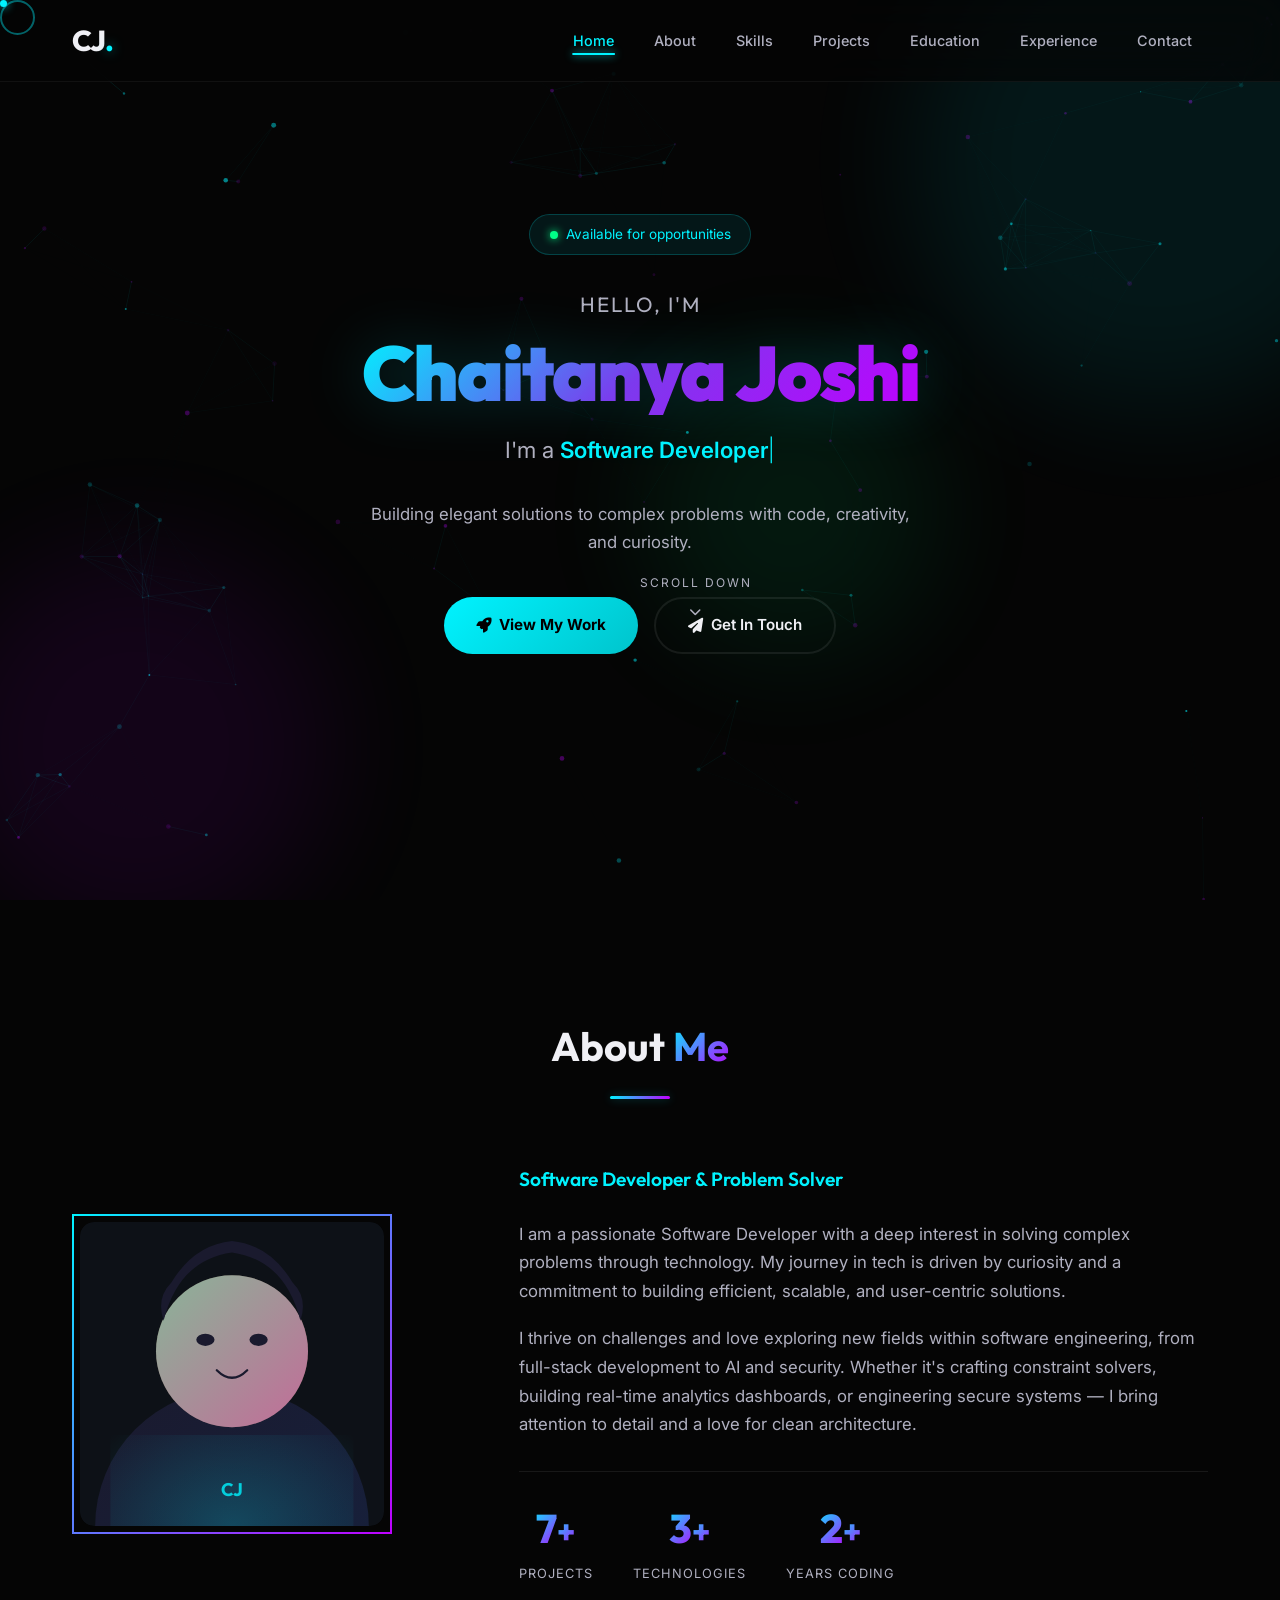
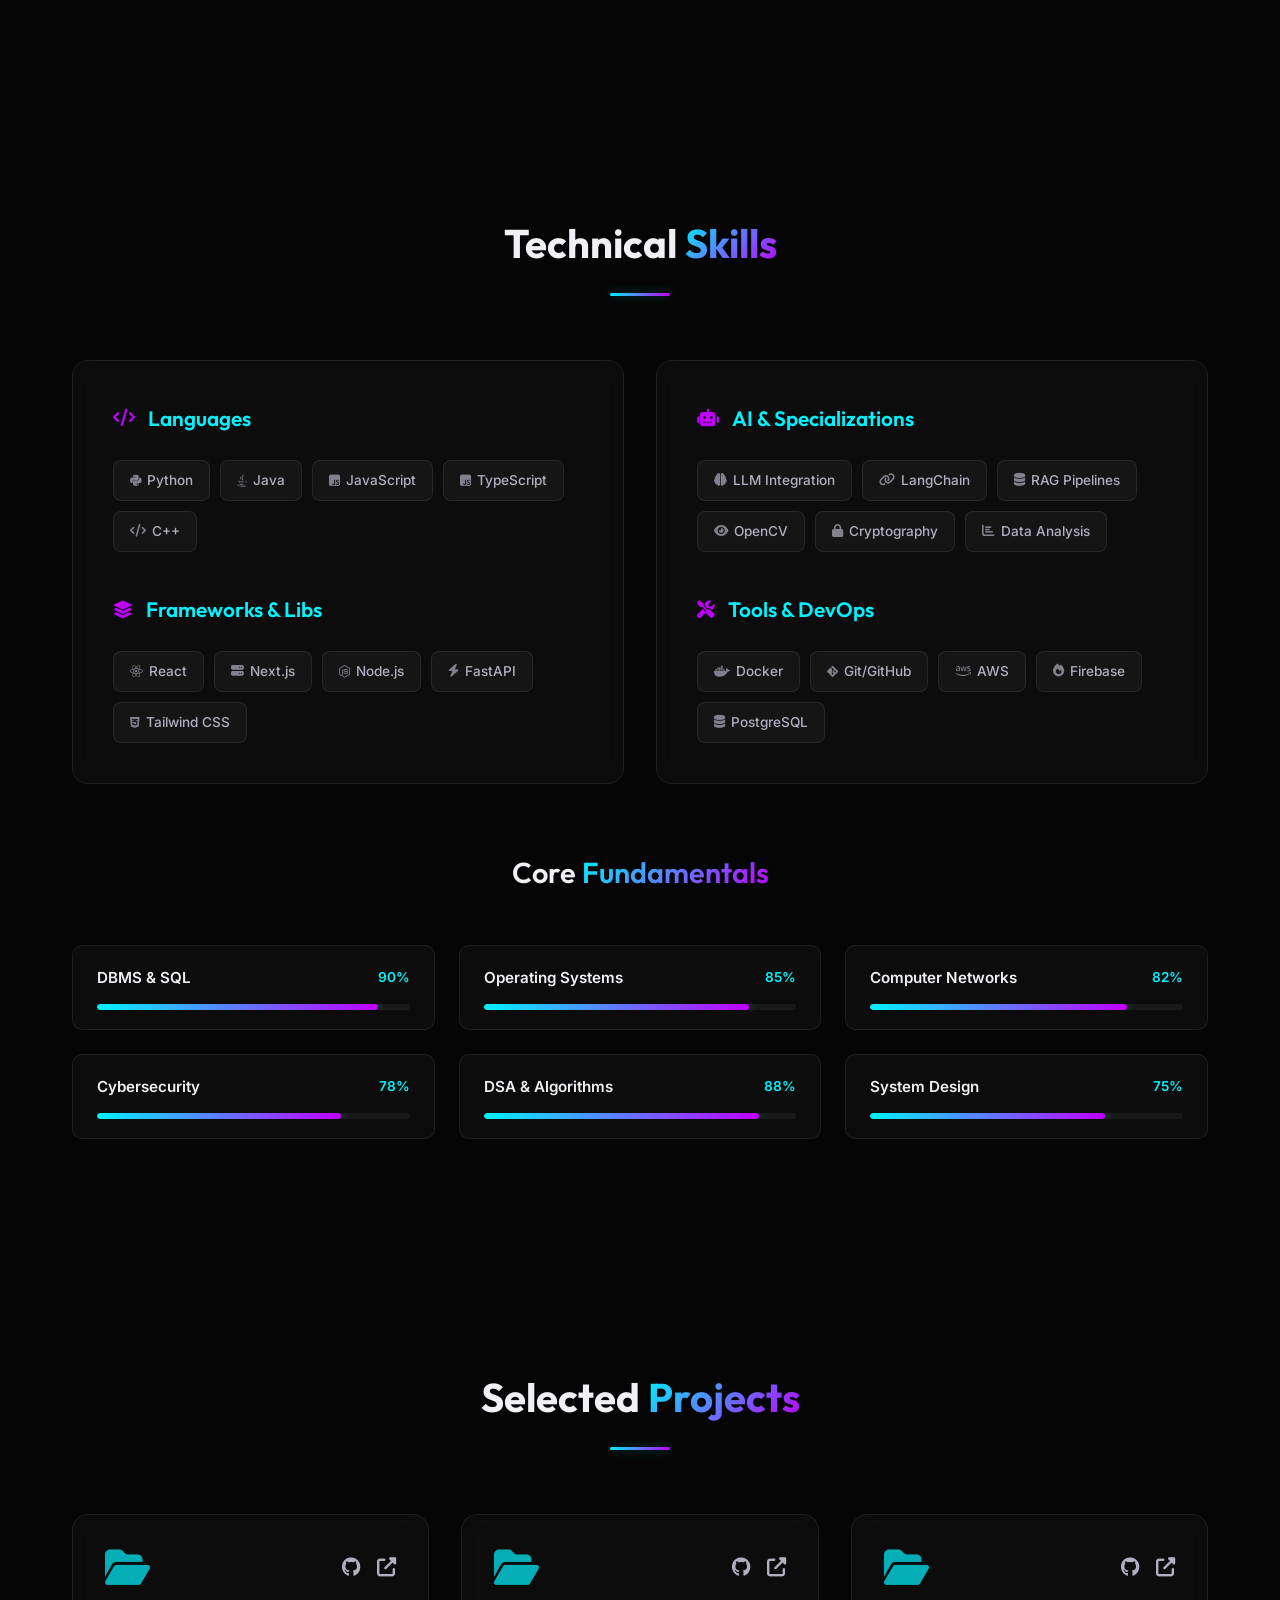
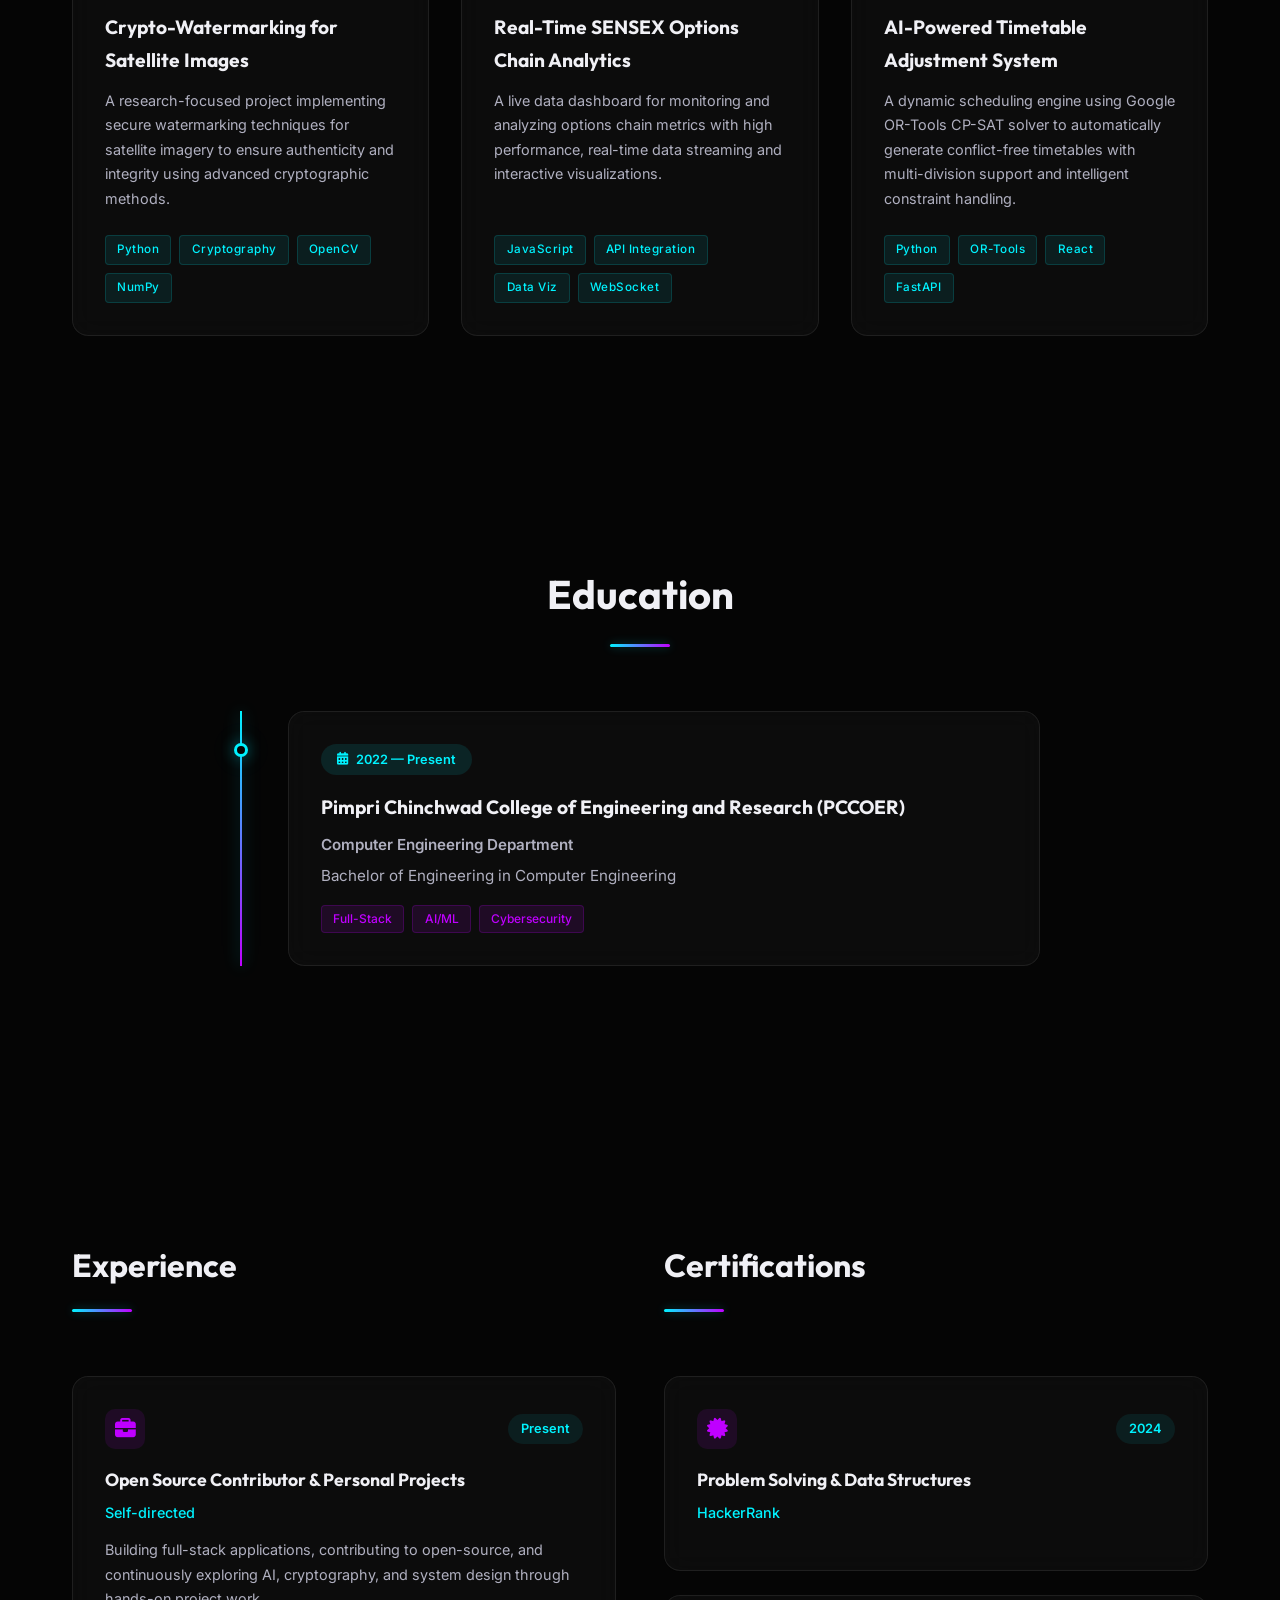
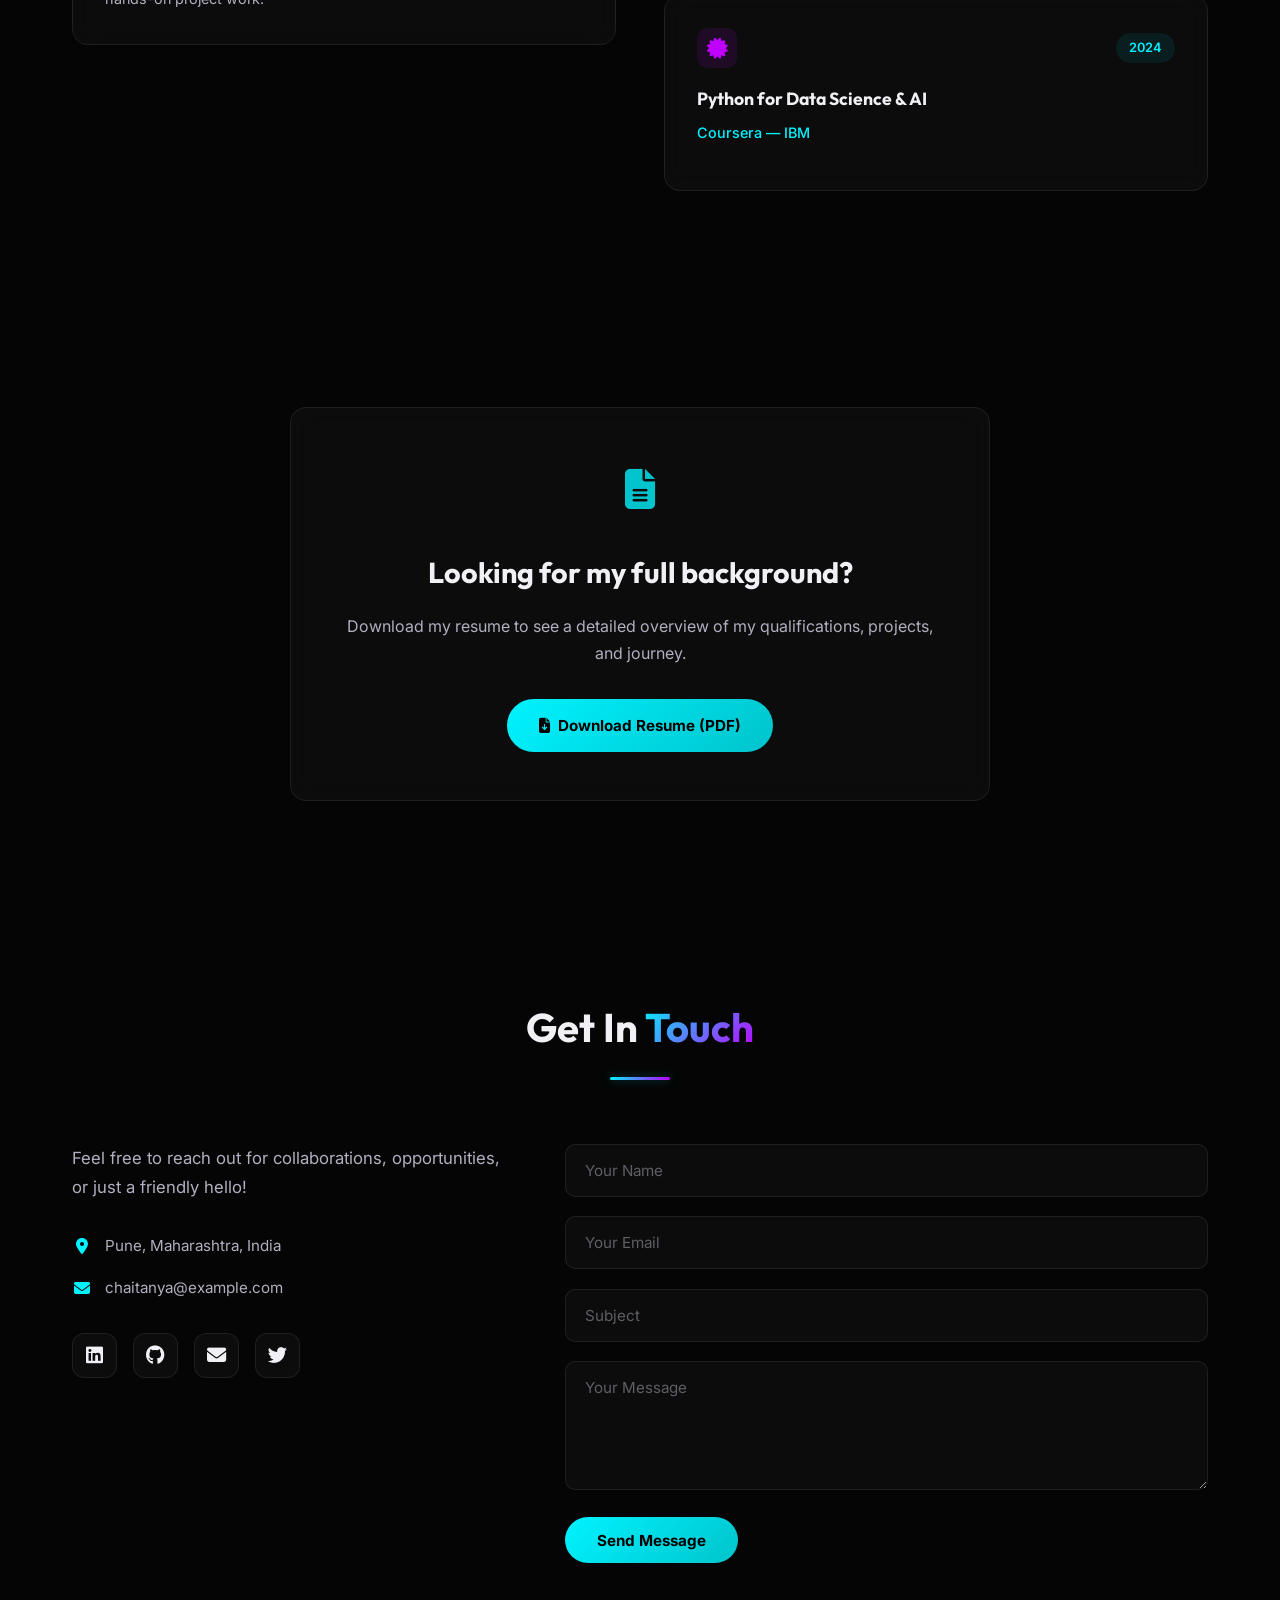
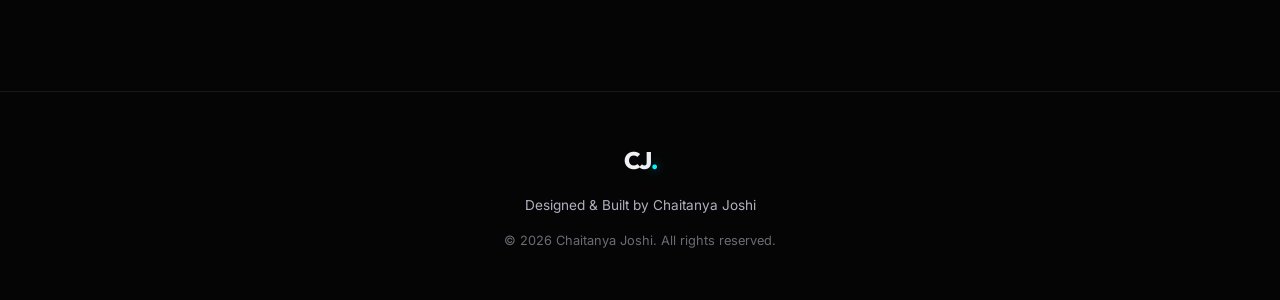
<file: index.html>
<!DOCTYPE html>
<html lang="en">
<head>
    <meta charset="UTF-8">
    <meta name="viewport" content="width=device-width, initial-scale=1.0">
    <title>Chaitanya Joshi | Software Developer Portfolio</title>
    
    <!-- SEO & OG Tags -->
    <meta name="description" content="Personal portfolio of Chaitanya Joshi — Software Developer, Problem Solver, and Tech Enthusiast specializing in AI, Full-Stack, and Cybersecurity.">
    <meta name="keywords" content="Chaitanya Joshi, Software Developer, Portfolio, AI, Full-Stack, Python, Java, React">
    <meta name="author" content="Chaitanya Joshi">
    <meta property="og:title" content="Chaitanya Joshi | Software Developer Portfolio">
    <meta property="og:description" content="Explore my projects, skills, and experience in software development.">
    <meta property="og:type" content="website">
    <!-- TODO: Update with your actual deployed URL -->
    <meta property="og:url" content="https://chaitanyajoshi.dev">
    <!-- TODO: Update with your actual OG image -->
    <meta property="og:image" content="https://chaitanyajoshi.dev/og-image.jpg">

    <!-- Fonts & Icons -->
    <link rel="preconnect" href="https://fonts.googleapis.com">
    <link rel="preconnect" href="https://fonts.gstatic.com" crossorigin>
    <link href="https://fonts.googleapis.com/css2?family=Inter:wght@300;400;500;600;700&family=Outfit:wght@300;400;500;600;700;800;900&display=swap" rel="stylesheet">
    <link rel="stylesheet" href="https://cdnjs.cloudflare.com/ajax/libs/font-awesome/6.5.1/css/all.min.css">

    <link rel="stylesheet" href="styles.css">
</head>
<body>

    <!-- Particle Background Canvas -->
    <canvas id="particle-canvas"></canvas>

    <!-- Custom Cursor -->
    <div class="cursor-dot" id="cursor-dot"></div>
    <div class="cursor-outline" id="cursor-outline"></div>

    <!-- Navigation -->
    <nav id="navbar">
        <div class="nav-container">
            <a href="#" class="logo">CJ<span>.</span></a>
            <ul class="nav-links" id="nav-links">
                <li><a href="#home" class="nav-link active">Home</a></li>
                <li><a href="#about" class="nav-link">About</a></li>
                <li><a href="#skills" class="nav-link">Skills</a></li>
                <li><a href="#projects" class="nav-link">Projects</a></li>
                <li><a href="#education" class="nav-link">Education</a></li>
                <li><a href="#experience" class="nav-link">Experience</a></li>
                <li><a href="#contact" class="nav-link">Contact</a></li>
            </ul>
            <div class="menu-btn" id="menu-btn" aria-label="Toggle mobile menu">
                <span class="hamburger-line"></span>
                <span class="hamburger-line"></span>
                <span class="hamburger-line"></span>
            </div>
        </div>
    </nav>

    <!-- Hero Section -->
    <section id="home" class="hero">
        <div class="hero-content reveal">
            <div class="hero-badge">
                <span class="status-dot"></span> Available for opportunities
            </div>
            <h1 class="hero-title">
                <span class="greeting">Hello, I'm</span>
                <span class="name-text">Chaitanya Joshi</span>
            </h1>
            <div class="typing-container">
                <span class="typing-prefix">I'm a </span><span id="typing-text"></span><span class="cursor">|</span>
            </div>
            <p class="hero-subtitle">Building elegant solutions to complex problems with code, creativity, and curiosity.</p>
            <div class="hero-cta">
                <a href="#projects" class="btn btn-primary glow-btn"><i class="fas fa-rocket"></i> View My Work</a>
                <a href="#contact" class="btn btn-outline"><i class="fas fa-paper-plane"></i> Get In Touch</a>
            </div>
            <div class="hero-scroll-indicator">
                <span>Scroll Down</span>
                <div class="scroll-arrow">
                    <i class="fas fa-chevron-down"></i>
                </div>
            </div>
        </div>
        <div class="hero-floating-shapes">
            <div class="floating-shape shape-1"></div>
            <div class="floating-shape shape-2"></div>
            <div class="floating-shape shape-3"></div>
        </div>
    </section>

    <!-- About Me Section -->
    <section id="about" class="about">
        <div class="container reveal">
            <h2 class="section-title">About <span>Me</span></h2>
            <div class="about-grid">
                <div class="about-img">
                    <div class="img-border">
                        <!-- Stylized SVG Avatar -->
                        <div class="avatar-wrapper">
                            <svg viewBox="0 0 400 400" xmlns="http://www.w3.org/2000/svg" class="avatar-svg">
                                <defs>
                                    <linearGradient id="avatarGrad" x1="0%" y1="0%" x2="100%" y2="100%">
                                        <stop offset="0%" style="stop-color:#00f3ff;stop-opacity:0.3" />
                                        <stop offset="100%" style="stop-color:#bf00ff;stop-opacity:0.3" />
                                    </linearGradient>
                                    <linearGradient id="shirtGrad" x1="0%" y1="0%" x2="100%" y2="100%">
                                        <stop offset="0%" style="stop-color:#1a1a2e" />
                                        <stop offset="100%" style="stop-color:#16213e" />
                                    </linearGradient>
                                </defs>
                                <rect width="400" height="400" rx="10" fill="#0d1117"/>
                                <circle cx="200" cy="400" r="180" fill="url(#shirtGrad)"/>
                                <circle cx="200" cy="170" r="100" fill="#c49a6c"/>
                                <circle cx="200" cy="170" r="100" fill="url(#avatarGrad)"/>
                                <path d="M110 130 Q130 50 200 40 Q270 50 290 130 Q300 100 280 80 Q250 30 200 25 Q150 30 120 80 Q100 100 110 130Z" fill="#1a1a2e"/>
                                <ellipse cx="165" cy="155" rx="12" ry="8" fill="#1a1a2e"/>
                                <ellipse cx="235" cy="155" rx="12" ry="8" fill="#1a1a2e"/>
                                <path d="M180 195 Q200 215 220 195" stroke="#1a1a2e" fill="none" stroke-width="3" stroke-linecap="round"/>
                                <text x="200" y="360" font-family="Outfit, sans-serif" font-size="24" font-weight="700" fill="#00f3ff" text-anchor="middle" opacity="0.8">CJ</text>
                            </svg>
                            <div class="avatar-glow"></div>
                            <!-- TODO: Replace the SVG above with your actual photo:
                                 <img src="your-photo.jpg" alt="Chaitanya Joshi"> -->
                        </div>
                    </div>
                </div>
                <div class="about-text">
                    <div class="about-intro">
                        <h3>Software Developer & Problem Solver</h3>
                    </div>
                    <p>I am a passionate Software Developer with a deep interest in solving complex problems through technology. My journey in tech is driven by curiosity and a commitment to building efficient, scalable, and user-centric solutions.</p>
                    <p>I thrive on challenges and love exploring new fields within software engineering, from full-stack development to AI and security. Whether it's crafting constraint solvers, building real-time analytics dashboards, or engineering secure systems — I bring attention to detail and a love for clean architecture.</p>
                    
                    <!-- Quick Stats -->
                    <div class="stats-row">
                        <div class="stat-item">
                            <span class="stat-number" data-target="10">0</span><span class="stat-suffix">+</span>
                            <span class="stat-label">Projects</span>
                        </div>
                        <div class="stat-item">
                            <span class="stat-number" data-target="5">0</span><span class="stat-suffix">+</span>
                            <span class="stat-label">Technologies</span>
                        </div>
                        <div class="stat-item">
                            <span class="stat-number" data-target="3">0</span><span class="stat-suffix">+</span>
                            <span class="stat-label">Years Coding</span>
                        </div>
                    </div>
                </div>
            </div>
        </div>
    </section>

    <!-- Skills Section -->
    <section id="skills" class="skills">
        <div class="container reveal">
            <h2 class="section-title">Technical <span>Skills</span></h2>
            
            <div class="skills-grid-main">
                <!-- Group 1: Languages & Frameworks -->
                <div class="skill-category-box glass-card" data-tilt>
                    <h3><i class="fas fa-code"></i> Languages</h3>
                    <div class="skill-tags">
                        <span class="skill-tag" data-level="advanced"><i class="fab fa-python"></i> Python</span>
                        <span class="skill-tag" data-level="advanced"><i class="fab fa-java"></i> Java</span>
                        <span class="skill-tag" data-level="advanced"><i class="fab fa-js-square"></i> JavaScript</span>
                        <span class="skill-tag" data-level="intermediate"><i class="fab fa-js-square"></i> TypeScript</span>
                        <span class="skill-tag" data-level="intermediate"><i class="fas fa-code"></i> C++</span>
                    </div>
                    
                    <h3 class="sub-h3"><i class="fas fa-layer-group"></i> Frameworks & Libs</h3>
                    <div class="skill-tags">
                        <span class="skill-tag"><i class="fab fa-react"></i> React</span>
                        <span class="skill-tag"><i class="fas fa-server"></i> Next.js</span>
                        <span class="skill-tag"><i class="fab fa-node-js"></i> Node.js</span>
                        <span class="skill-tag"><i class="fas fa-bolt"></i> FastAPI</span>
                        <span class="skill-tag"><i class="fab fa-css3-alt"></i> Tailwind CSS</span>
                    </div>
                </div>

                <!-- Group 2: AI & Specializations -->
                <div class="skill-category-box glass-card" data-tilt>
                    <h3><i class="fas fa-robot"></i> AI & Specializations</h3>
                    <div class="skill-tags">
                        <span class="skill-tag"><i class="fas fa-brain"></i> LLM Integration</span>
                        <span class="skill-tag"><i class="fas fa-link"></i> LangChain</span>
                        <span class="skill-tag"><i class="fas fa-database"></i> RAG Pipelines</span>
                        <span class="skill-tag"><i class="fas fa-eye"></i> OpenCV</span>
                        <span class="skill-tag"><i class="fas fa-lock"></i> Cryptography</span>
                        <span class="skill-tag"><i class="fas fa-chart-bar"></i> Data Analysis</span>
                    </div>

                    <h3 class="sub-h3"><i class="fas fa-tools"></i> Tools & DevOps</h3>
                    <div class="skill-tags">
                        <span class="skill-tag"><i class="fab fa-docker"></i> Docker</span>
                        <span class="skill-tag"><i class="fab fa-git-alt"></i> Git/GitHub</span>
                        <span class="skill-tag"><i class="fab fa-aws"></i> AWS</span>
                        <span class="skill-tag"><i class="fas fa-fire"></i> Firebase</span>
                        <span class="skill-tag"><i class="fas fa-database"></i> PostgreSQL</span>
                    </div>
                </div>
            </div>

            <!-- Progress Bars for Core Concepts -->
            <div class="core-concepts-section">
                <h3 class="section-subtitle">Core <span>Fundamentals</span></h3>
                <div class="skill-grid">
                    <div class="skill-item">
                        <div class="skill-header">
                            <span class="skill-name">DBMS & SQL</span>
                            <span class="skill-percent">90%</span>
                        </div>
                        <div class="progress-bar"><div class="progress" data-width="90"></div></div>
                    </div>
                    <div class="skill-item">
                        <div class="skill-header">
                            <span class="skill-name">Operating Systems</span>
                            <span class="skill-percent">85%</span>
                        </div>
                        <div class="progress-bar"><div class="progress" data-width="85"></div></div>
                    </div>
                    <div class="skill-item">
                        <div class="skill-header">
                            <span class="skill-name">Computer Networks</span>
                            <span class="skill-percent">82%</span>
                        </div>
                        <div class="progress-bar"><div class="progress" data-width="82"></div></div>
                    </div>
                    <div class="skill-item">
                        <div class="skill-header">
                            <span class="skill-name">Cybersecurity</span>
                            <span class="skill-percent">78%</span>
                        </div>
                        <div class="progress-bar"><div class="progress" data-width="78"></div></div>
                    </div>
                    <div class="skill-item">
                        <div class="skill-header">
                            <span class="skill-name">DSA & Algorithms</span>
                            <span class="skill-percent">88%</span>
                        </div>
                        <div class="progress-bar"><div class="progress" data-width="88"></div></div>
                    </div>
                    <div class="skill-item">
                        <div class="skill-header">
                            <span class="skill-name">System Design</span>
                            <span class="skill-percent">75%</span>
                        </div>
                        <div class="progress-bar"><div class="progress" data-width="75"></div></div>
                    </div>
                </div>
            </div>
        </div>
    </section>

    <!-- Projects Section -->
    <section id="projects" class="projects">
        <div class="container reveal">
            <h2 class="section-title">Selected <span>Projects</span></h2>
            <div class="project-grid">
                <!-- Project 1 -->
                <div class="project-card glass-card">
                    <div class="project-card-header">
                        <i class="fas fa-folder-open project-folder-icon"></i>
                        <div class="project-top-links">
                            <!-- TODO: Replace # with your actual GitHub repo URL -->
                            <a href="#" target="_blank" aria-label="GitHub"><i class="fab fa-github"></i></a>
                            <a href="#" target="_blank" aria-label="Live Demo"><i class="fas fa-external-link-alt"></i></a>
                        </div>
                    </div>
                    <div class="project-info">
                        <h3>Crypto-Watermarking for Satellite Images</h3>
                        <p>A research-focused project implementing secure watermarking techniques for satellite imagery to ensure authenticity and integrity using advanced cryptographic methods.</p>
                        <div class="tech-stack">
                            <span class="tech-badge">Python</span>
                            <span class="tech-badge">Cryptography</span>
                            <span class="tech-badge">OpenCV</span>
                            <span class="tech-badge">NumPy</span>
                        </div>
                    </div>
                </div>
                <!-- Project 2 -->
                <div class="project-card glass-card">
                    <div class="project-card-header">
                        <i class="fas fa-folder-open project-folder-icon"></i>
                        <div class="project-top-links">
                            <!-- TODO: Replace # with your actual GitHub repo URL -->
                            <a href="#" target="_blank" aria-label="GitHub"><i class="fab fa-github"></i></a>
                            <a href="#" target="_blank" aria-label="Live Demo"><i class="fas fa-external-link-alt"></i></a>
                        </div>
                    </div>
                    <div class="project-info">
                        <h3>Real-Time SENSEX Options Chain Analytics</h3>
                        <p>A live data dashboard for monitoring and analyzing options chain metrics with high performance, real-time data streaming and interactive visualizations.</p>
                        <div class="tech-stack">
                            <span class="tech-badge">JavaScript</span>
                            <span class="tech-badge">API Integration</span>
                            <span class="tech-badge">Data Viz</span>
                            <span class="tech-badge">WebSocket</span>
                        </div>
                    </div>
                </div>
                <!-- Project 3 -->
                <div class="project-card glass-card">
                    <div class="project-card-header">
                        <i class="fas fa-folder-open project-folder-icon"></i>
                        <div class="project-top-links">
                            <!-- TODO: Replace # with your actual GitHub repo URL -->
                            <a href="#" target="_blank" aria-label="GitHub"><i class="fab fa-github"></i></a>
                            <a href="#" target="_blank" aria-label="Live Demo"><i class="fas fa-external-link-alt"></i></a>
                        </div>
                    </div>
                    <div class="project-info">
                        <h3>AI-Powered Timetable Adjustment System</h3>
                        <p>A dynamic scheduling engine using Google OR-Tools CP-SAT solver to automatically generate conflict-free timetables with multi-division support and intelligent constraint handling.</p>
                        <div class="tech-stack">
                            <span class="tech-badge">Python</span>
                            <span class="tech-badge">OR-Tools</span>
                            <span class="tech-badge">React</span>
                            <span class="tech-badge">FastAPI</span>
                        </div>
                    </div>
                </div>
            </div>
        </div>
    </section>

    <!-- Education Section -->
    <section id="education" class="education">
        <div class="container reveal">
            <h2 class="section-title">Education</h2>
            <div class="timeline">
                <div class="timeline-item">
                    <div class="timeline-dot"></div>
                    <div class="timeline-content glass-card">
                        <div class="timeline-header">
                            <span class="timeline-year"><i class="fas fa-calendar-alt"></i> 2022 — Present</span>
                        </div>
                        <h3>Pimpri Chinchwad College of Engineering and Research (PCCOER)</h3>
                        <p class="timeline-dept">Computer Engineering Department</p>
                        <p>Bachelor of Engineering in Computer Engineering</p>
                        <div class="timeline-tags">
                            <span>Full-Stack</span>
                            <span>AI/ML</span>
                            <span>Cybersecurity</span>
                        </div>
                    </div>
                </div>
            </div>
        </div>
    </section>

    <!-- Experience / Certifications Section -->
    <section id="experience" class="experience">
        <div class="container reveal">
            <div class="exp-grid">
                <div class="exp-box">
                    <h2 class="section-title" style="text-align:left;">Experience</h2>
                    <div class="exp-item glass-card">
                        <div class="exp-item-header">
                            <i class="fas fa-briefcase exp-icon"></i>
                            <span class="exp-date">Present</span>
                        </div>
                        <!-- TODO: Replace with your actual experience -->
                        <h4>Open Source Contributor & Personal Projects</h4>
                        <p class="company">Self-directed</p>
                        <p>Building full-stack applications, contributing to open-source, and continuously exploring AI, cryptography, and system design through hands-on project work.</p>
                    </div>
                </div>
                <div class="cert-box">
                    <h2 class="section-title" style="text-align:left;">Certifications</h2>
                    <div class="cert-item glass-card">
                        <div class="exp-item-header">
                            <i class="fas fa-certificate exp-icon"></i>
                            <!-- TODO: Replace with your actual certification date -->
                            <span class="exp-date">2024</span>
                        </div>
                        <!-- TODO: Replace with your actual certifications -->
                        <h4>Problem Solving & Data Structures</h4>
                        <p class="issuer">HackerRank</p>
                    </div>
                    <div class="cert-item glass-card">
                        <div class="exp-item-header">
                            <i class="fas fa-certificate exp-icon"></i>
                            <span class="exp-date">2024</span>
                        </div>
                        <h4>Python for Data Science & AI</h4>
                        <p class="issuer">Coursera — IBM</p>
                    </div>
                </div>
            </div>
        </div>
    </section>

    <!-- Resume Section -->
    <section class="resume-section">
        <div class="container reveal">
            <div class="resume-cta glass-card">
                <div class="resume-icon">
                    <i class="fas fa-file-alt"></i>
                </div>
                <h2>Looking for my full background?</h2>
                <p>Download my resume to see a detailed overview of my qualifications, projects, and journey.</p>
                <!-- TODO: Replace # with your actual resume PDF link -->
                <a href="#" class="btn btn-primary glow-btn" download><i class="fas fa-file-download"></i> Download Resume (PDF)</a>
            </div>
        </div>
    </section>

    <!-- Contact Section -->
    <section id="contact" class="contact">
        <div class="container reveal">
            <h2 class="section-title">Get In <span>Touch</span></h2>
            <div class="contact-wrapper">
                <div class="contact-info">
                    <p>Feel free to reach out for collaborations, opportunities, or just a friendly hello!</p>
                    <div class="contact-detail-list">
                        <div class="contact-detail-item">
                            <i class="fas fa-map-marker-alt"></i>
                            <span>Pune, Maharashtra, India</span>
                        </div>
                        <div class="contact-detail-item">
                            <i class="fas fa-envelope"></i>
                            <!-- TODO: Replace with your actual email -->
                            <a href="mailto:chaitanya@example.com">chaitanya@example.com</a>
                        </div>
                    </div>
                    <div class="social-links">
                        <!-- TODO: Replace # with your actual LinkedIn profile URL -->
                        <a href="#" target="_blank" aria-label="LinkedIn"><i class="fab fa-linkedin"></i></a>
                        <!-- TODO: Replace # with your actual GitHub profile URL -->
                        <a href="#" target="_blank" aria-label="GitHub"><i class="fab fa-github"></i></a>
                        <!-- TODO: Replace with your actual email -->
                        <a href="mailto:chaitanya@example.com" aria-label="Email"><i class="fas fa-envelope"></i></a>
                        <!-- TODO: Replace # with your actual Twitter/X profile URL -->
                        <a href="#" target="_blank" aria-label="Twitter"><i class="fab fa-twitter"></i></a>
                    </div>
                </div>
                <form action="https://api.web3forms.com/submit" method="POST" class="contact-form" id="contact-form">
                    <!-- TODO: Replace YOUR_ACCESS_KEY_HERE with your actual Web3Forms access key from https://web3forms.com/ -->
                    <input type="hidden" name="access_key" value="YOUR_ACCESS_KEY_HERE">
                    <div class="form-group">
                        <input type="text" name="name" id="form-name" placeholder="Your Name" required>
                    </div>
                    <div class="form-group">
                        <input type="email" name="email" id="form-email" placeholder="Your Email" required>
                    </div>
                    <div class="form-group">
                        <input type="text" name="subject" id="form-subject" placeholder="Subject">
                    </div>
                    <div class="form-group">
                        <textarea name="message" id="form-message" rows="5" placeholder="Your Message" required></textarea>
                    </div>
                    <button type="submit" class="btn btn-primary glow-btn" id="form-submit">
                        <span class="btn-text">Send Message</span>
                        <span class="btn-loader" style="display:none;"><i class="fas fa-spinner fa-spin"></i></span>
                    </button>
                    <div class="form-status" id="form-status"></div>
                </form>
            </div>
        </div>
    </section>

    <footer>
        <div class="container">
            <div class="footer-content">
                <a href="#" class="footer-logo">CJ<span>.</span></a>
                <p>Designed & Built by Chaitanya Joshi</p>
                <p class="copyright">&copy; 2026 Chaitanya Joshi. All rights reserved.</p>
            </div>
        </div>
    </footer>

    <!-- Scroll to Top -->
    <button id="scroll-top" class="scroll-top-btn" aria-label="Scroll to top">
        <i class="fas fa-arrow-up"></i>
    </button>

    <script src="script.js"></script>
</body>
</html>
</file>
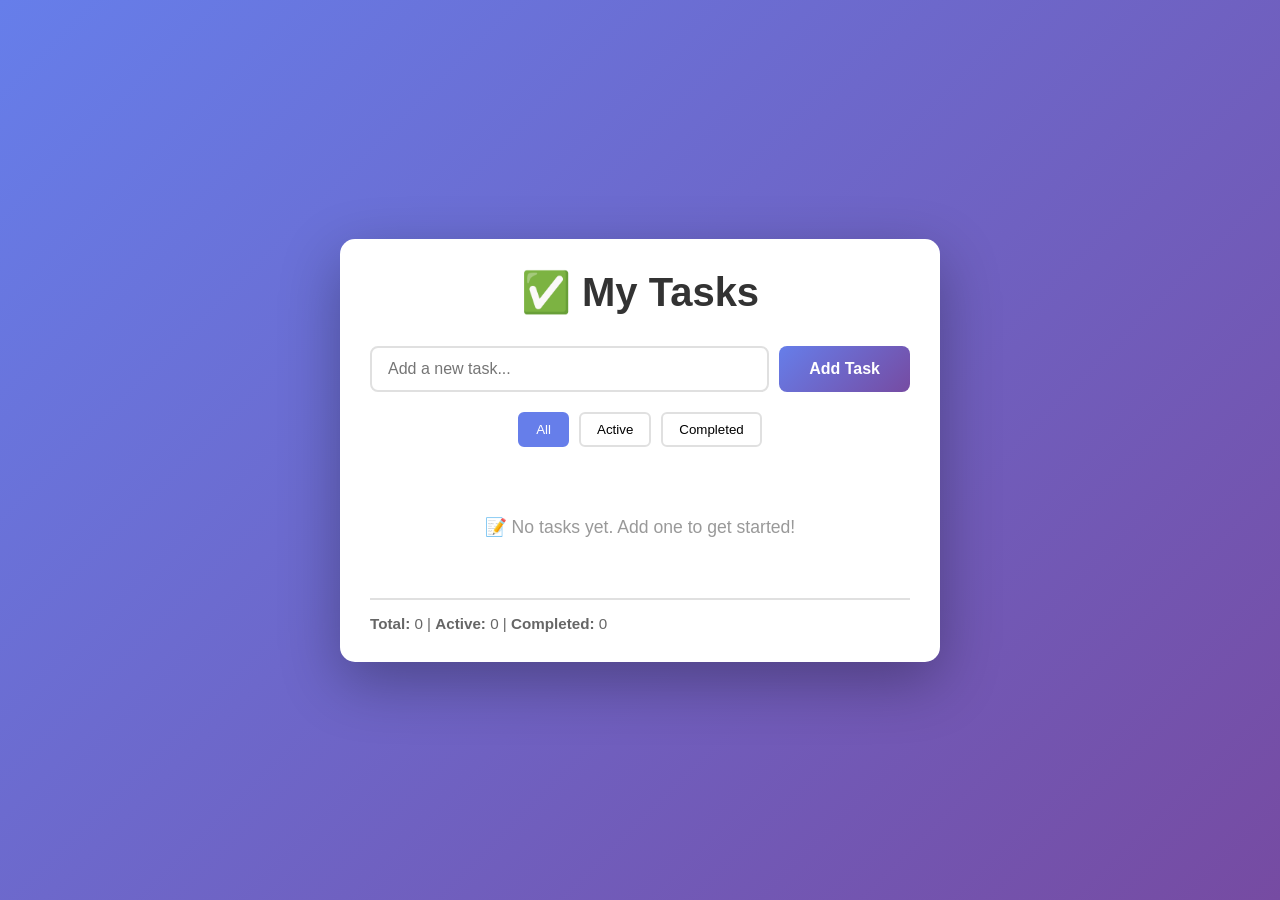
<file: todo-list.html>
<!DOCTYPE html>
<html lang="en">
<head>
    <meta charset="UTF-8">
    <meta name="viewport" content="width=device-width, initial-scale=1.0">
    <title>To-Do List Application</title>
    <link rel="stylesheet" href="todo-style.css">
</head>
<body>
    <div class="container">
        <div class="todo-wrapper">
            <h1>✅ My Tasks</h1>
            
            <div class="input-container">
                <input 
                    type="text" 
                    id="todoInput" 
                    placeholder="Add a new task..." 
                    aria-label="Task input"
                >
                <button class="add-btn" id="addBtn">Add Task</button>
            </div>

            <div class="filter-buttons">
                <button class="filter-btn active" data-filter="all">All</button>
                <button class="filter-btn" data-filter="active">Active</button>
                <button class="filter-btn" data-filter="completed">Completed</button>
            </div>

            <ul class="todo-list" id="todoList">
                <!-- Tasks will be rendered here -->
            </ul>

            <div class="todo-stats" id="stats">
                <!-- Stats will be rendered here -->
            </div>
        </div>
    </div>

    <script src="todo-script.js"></script>
</body>
</html>
</file>
<file: styles.css>
/* ===================================================================
   PORTFOLIO STYLES — Chaitanya Joshi
   Premium Dark-Mode, Neon-Glow, Glassmorphism
   =================================================================== */

:root {
    --bg-color: #050505;
    --bg-secondary: #0a0a0f;
    --text-primary: #f0f0f5;
    --text-secondary: #b0b0c0;
    --accent-primary: #00f3ff;     /* Cyan Neon */
    --accent-secondary: #bf00ff;   /* Purple Neon */
    --accent-tertiary: #00ff88;    /* Green accent */
    --glass-bg: rgba(255, 255, 255, 0.03);
    --glass-bg-hover: rgba(255, 255, 255, 0.07);
    --glass-border: rgba(255, 255, 255, 0.08);
    --glass-border-hover: rgba(0, 243, 255, 0.3);
    --shadow-neon: 0 0 15px rgba(0, 243, 255, 0.4), 0 0 30px rgba(0, 243, 255, 0.15);
    --shadow-neon-purple: 0 0 15px rgba(191, 0, 255, 0.4), 0 0 30px rgba(191, 0, 255, 0.15);
    --shadow-card: 0 8px 32px rgba(0, 0, 0, 0.3);
    --transition: all 0.35s cubic-bezier(0.25, 0.46, 0.45, 0.94);
    --transition-fast: all 0.2s ease;
    --border-radius: 16px;
    --border-radius-sm: 10px;
}

/* ===== Reset & Base ===== */
* {
    margin: 0;
    padding: 0;
    box-sizing: border-box;
}

html {
    scroll-behavior: smooth;
    scroll-padding-top: 80px;
}

body {
    background-color: var(--bg-color);
    color: var(--text-primary);
    font-family: 'Inter', -apple-system, BlinkMacSystemFont, sans-serif;
    line-height: 1.7;
    overflow-x: hidden;
    cursor: default;
}

h1, h2, h3, h4, .logo, .footer-logo {
    font-family: 'Outfit', sans-serif;
}

a {
    text-decoration: none;
    color: inherit;
}

img {
    max-width: 100%;
    display: block;
}

.container {
    max-width: 1200px;
    margin: 0 auto;
    padding: 0 2rem;
}

section {
    padding: 7rem 0;
    position: relative;
}

/* ===== Particle Canvas ===== */
#particle-canvas {
    position: fixed;
    top: 0;
    left: 0;
    width: 100%;
    height: 100%;
    z-index: 0;
    pointer-events: none;
}

/* ===== Custom Cursor ===== */
.cursor-dot {
    width: 7px;
    height: 7px;
    background: var(--accent-primary);
    border-radius: 50%;
    position: fixed;
    top: 0;
    left: 0;
    pointer-events: none;
    z-index: 10001;
    transition: transform 0.1s;
    box-shadow: 0 0 10px var(--accent-primary);
}

.cursor-outline {
    width: 35px;
    height: 35px;
    border: 2px solid rgba(0, 243, 255, 0.4);
    border-radius: 50%;
    position: fixed;
    top: 0;
    left: 0;
    pointer-events: none;
    z-index: 10000;
    transition: transform 0.15s ease-out, width 0.3s, height 0.3s, border-color 0.3s;
}

.cursor-outline.hover {
    width: 50px;
    height: 50px;
    border-color: var(--accent-secondary);
}

/* ===== Scroll Animations ===== */
.reveal {
    opacity: 0;
    transform: translateY(40px);
    transition: all 0.9s cubic-bezier(0.16, 1, 0.3, 1);
}

.reveal.active {
    opacity: 1;
    transform: translateY(0);
}

/* ===== Navbar ===== */
nav {
    position: fixed;
    top: 0;
    width: 100%;
    z-index: 1000;
    background: rgba(5, 5, 5, 0.7);
    backdrop-filter: blur(20px);
    -webkit-backdrop-filter: blur(20px);
    border-bottom: 1px solid rgba(255, 255, 255, 0.05);
    transition: var(--transition);
}

nav.scrolled {
    background: rgba(5, 5, 5, 0.92);
    border-bottom-color: var(--glass-border);
    box-shadow: 0 4px 30px rgba(0, 0, 0, 0.3);
}

.nav-container {
    max-width: 1200px;
    margin: 0 auto;
    padding: 1rem 2rem;
    display: flex;
    justify-content: space-between;
    align-items: center;
}

.logo, .footer-logo {
    font-size: 1.8rem;
    font-weight: 800;
    color: var(--text-primary);
    letter-spacing: -1px;
}

.logo span, .footer-logo span {
    color: var(--accent-primary);
    text-shadow: 0 0 12px rgba(0, 243, 255, 0.6);
}

.nav-links {
    display: flex;
    list-style: none;
    gap: 0.5rem;
}

.nav-link {
    color: var(--text-secondary);
    font-weight: 500;
    font-size: 0.9rem;
    padding: 0.5rem 1rem;
    border-radius: 8px;
    transition: var(--transition);
    position: relative;
}

.nav-link::after {
    content: '';
    position: absolute;
    bottom: 2px;
    left: 50%;
    width: 0;
    height: 2px;
    background: var(--accent-primary);
    transition: var(--transition);
    transform: translateX(-50%);
    border-radius: 2px;
    box-shadow: 0 0 8px var(--accent-primary);
}

.nav-link:hover, .nav-link.active {
    color: var(--accent-primary);
}

.nav-link:hover::after, .nav-link.active::after {
    width: 60%;
}

/* Hamburger Menu */
.menu-btn {
    display: none;
    flex-direction: column;
    gap: 5px;
    cursor: pointer;
    padding: 8px;
    z-index: 1001;
}

.hamburger-line {
    display: block;
    width: 25px;
    height: 2px;
    background: var(--text-primary);
    border-radius: 2px;
    transition: var(--transition);
    transform-origin: center;
}

.menu-btn.active .hamburger-line:nth-child(1) {
    transform: rotate(45deg) translate(5px, 5px);
}

.menu-btn.active .hamburger-line:nth-child(2) {
    opacity: 0;
    transform: scaleX(0);
}

.menu-btn.active .hamburger-line:nth-child(3) {
    transform: rotate(-45deg) translate(5px, -5px);
}

/* ===== Hero Section ===== */
.hero {
    min-height: 100vh;
    display: flex;
    align-items: center;
    justify-content: center;
    text-align: center;
    position: relative;
    overflow: hidden;
    padding-top: 80px;
}

.hero-content {
    position: relative;
    z-index: 2;
}

.hero-badge {
    display: inline-flex;
    align-items: center;
    gap: 0.5rem;
    padding: 0.5rem 1.2rem;
    background: rgba(0, 243, 255, 0.08);
    border: 1px solid rgba(0, 243, 255, 0.2);
    border-radius: 50px;
    font-size: 0.85rem;
    color: var(--accent-primary);
    margin-bottom: 2rem;
    animation: fadeInDown 1s ease 0.2s both;
}

.status-dot {
    width: 8px;
    height: 8px;
    background: var(--accent-tertiary);
    border-radius: 50%;
    animation: pulse-dot 2s ease infinite;
    box-shadow: 0 0 8px var(--accent-tertiary);
}

@keyframes pulse-dot {
    0%, 100% { opacity: 1; transform: scale(1); }
    50% { opacity: 0.5; transform: scale(1.3); }
}

.hero-title {
    margin-bottom: 1rem;
    animation: fadeInDown 1s ease 0.4s both;
}

.greeting {
    display: block;
    font-size: 1.3rem;
    font-weight: 400;
    color: var(--text-secondary);
    margin-bottom: 0.5rem;
    letter-spacing: 2px;
    text-transform: uppercase;
}

.name-text {
    display: block;
    font-size: clamp(2.8rem, 6vw, 5rem);
    font-weight: 900;
    background: linear-gradient(135deg, var(--accent-primary) 0%, #7c3aed 50%, var(--accent-secondary) 100%);
    -webkit-background-clip: text;
    -webkit-text-fill-color: transparent;
    background-clip: text;
    line-height: 1.1;
    letter-spacing: -2px;
    filter: drop-shadow(0 0 30px rgba(0, 243, 255, 0.2));
}

.typing-container {
    font-size: 1.4rem;
    color: var(--text-secondary);
    margin-bottom: 1.5rem;
    min-height: 2em;
    animation: fadeInDown 1s ease 0.6s both;
}

.typing-prefix {
    color: var(--text-secondary);
}

#typing-text {
    color: var(--accent-primary);
    font-weight: 600;
}

.cursor {
    color: var(--accent-primary);
    animation: blink 0.8s step-end infinite;
    font-weight: 300;
}

@keyframes blink {
    50% { opacity: 0; }
}

.hero-subtitle {
    font-size: 1.05rem;
    color: var(--text-secondary);
    max-width: 550px;
    margin: 0 auto 2.5rem;
    line-height: 1.7;
    animation: fadeInDown 1s ease 0.8s both;
}

.hero-cta {
    display: flex;
    gap: 1rem;
    justify-content: center;
    flex-wrap: wrap;
    animation: fadeInUp 1s ease 1s both;
}

.hero-scroll-indicator {
    position: absolute;
    bottom: 2rem;
    left: 50%;
    transform: translateX(-50%);
    display: flex;
    flex-direction: column;
    align-items: center;
    gap: 0.5rem;
    color: var(--text-secondary);
    font-size: 0.75rem;
    letter-spacing: 2px;
    text-transform: uppercase;
    opacity: 0.6;
    animation: fadeInUp 1s ease 1.5s both;
}

.scroll-arrow {
    animation: bounce-arrow 2s ease infinite;
}

@keyframes bounce-arrow {
    0%, 20%, 50%, 80%, 100% { transform: translateY(0); }
    40% { transform: translateY(8px); }
    60% { transform: translateY(4px); }
}

/* Floating Shapes */
.hero-floating-shapes {
    position: absolute;
    top: 0;
    left: 0;
    width: 100%;
    height: 100%;
    overflow: hidden;
    z-index: 1;
    pointer-events: none;
}

.floating-shape {
    position: absolute;
    border-radius: 50%;
    opacity: 0.08;
    filter: blur(60px);
}

.shape-1 {
    width: 500px;
    height: 500px;
    background: var(--accent-primary);
    top: -10%;
    right: -10%;
    animation: float-shape 15s ease-in-out infinite;
}

.shape-2 {
    width: 400px;
    height: 400px;
    background: var(--accent-secondary);
    bottom: -5%;
    left: -5%;
    animation: float-shape 18s ease-in-out infinite reverse;
}

.shape-3 {
    width: 300px;
    height: 300px;
    background: var(--accent-tertiary);
    top: 40%;
    left: 50%;
    animation: float-shape 12s ease-in-out infinite 3s;
}

@keyframes float-shape {
    0%, 100% { transform: translate(0, 0) scale(1); }
    33% { transform: translate(30px, -30px) scale(1.05); }
    66% { transform: translate(-20px, 20px) scale(0.95); }
}

@keyframes fadeInDown {
    from { opacity: 0; transform: translateY(-20px); }
    to { opacity: 1; transform: translateY(0); }
}

@keyframes fadeInUp {
    from { opacity: 0; transform: translateY(20px); }
    to { opacity: 1; transform: translateY(0); }
}

/* ===== Buttons ===== */
.btn {
    display: inline-flex;
    align-items: center;
    gap: 0.5rem;
    padding: 0.85rem 2rem;
    border-radius: 50px;
    font-weight: 600;
    font-size: 0.95rem;
    font-family: inherit;
    transition: var(--transition);
    cursor: pointer;
    border: none;
    position: relative;
    overflow: hidden;
}

.btn::before {
    content: '';
    position: absolute;
    top: 0;
    left: -100%;
    width: 100%;
    height: 100%;
    background: linear-gradient(90deg, transparent, rgba(255,255,255,0.15), transparent);
    transition: left 0.5s;
}

.btn:hover::before {
    left: 100%;
}

.btn-primary {
    background: linear-gradient(135deg, var(--accent-primary), #00c4cc);
    color: #000;
    font-weight: 700;
}

.btn-outline {
    background: transparent;
    color: var(--text-primary);
    border: 2px solid var(--glass-border);
}

.btn-outline:hover {
    border-color: var(--accent-primary);
    color: var(--accent-primary);
    background: rgba(0, 243, 255, 0.05);
}

.glow-btn:hover {
    box-shadow: var(--shadow-neon);
    transform: translateY(-3px);
    will-change: transform;
}

/* ===== Section Titles ===== */
.section-title {
    font-size: 2.5rem;
    text-align: center;
    margin-bottom: 4rem;
    color: var(--text-primary);
    position: relative;
    font-weight: 700;
}

.section-title span {
    background: linear-gradient(135deg, var(--accent-primary), var(--accent-secondary));
    -webkit-background-clip: text;
    -webkit-text-fill-color: transparent;
    background-clip: text;
}

.section-title::after {
    content: '';
    display: block;
    width: 60px;
    height: 3px;
    background: linear-gradient(90deg, var(--accent-primary), var(--accent-secondary));
    margin: 1rem auto 0;
    border-radius: 3px;
    box-shadow: 0 0 10px rgba(0, 243, 255, 0.3);
}

/* ===== Glass Cards ===== */
.glass-card {
    background: var(--glass-bg);
    backdrop-filter: blur(12px);
    -webkit-backdrop-filter: blur(12px);
    border: 1px solid var(--glass-border);
    border-radius: var(--border-radius);
    padding: 2rem;
    transition: var(--transition);
    position: relative;
    overflow: hidden;
}

.glass-card::before {
    content: '';
    position: absolute;
    top: 0;
    left: 0;
    right: 0;
    height: 1px;
    background: linear-gradient(90deg, transparent, rgba(0, 243, 255, 0.3), transparent);
    opacity: 0;
    transition: var(--transition);
}

.glass-card:hover {
    border-color: var(--glass-border-hover);
    transform: translateY(-4px);
    background: var(--glass-bg-hover);
    box-shadow: var(--shadow-card), 0 0 40px rgba(0, 243, 255, 0.05);
}

.glass-card:hover::before {
    opacity: 1;
}

/* ===== About Section ===== */
.about-grid {
    display: grid;
    grid-template-columns: 1fr 1.8fr;
    gap: 4rem;
    align-items: center;
}

.img-border {
    padding: 6px;
    border: 2px solid transparent;
    border-image: linear-gradient(135deg, var(--accent-primary), var(--accent-secondary)) 1;
    border-radius: 20px;
    max-width: 320px;
    position: relative;
}

.avatar-wrapper {
    position: relative;
    border-radius: 14px;
    overflow: hidden;
}

.avatar-svg {
    width: 100%;
    height: auto;
    display: block;
    border-radius: 14px;
}

.avatar-glow {
    position: absolute;
    bottom: -30%;
    left: 50%;
    transform: translateX(-50%);
    width: 80%;
    height: 60%;
    background: radial-gradient(ellipse, rgba(0, 243, 255, 0.2), transparent);
    pointer-events: none;
}

.about-intro h3 {
    color: var(--accent-primary);
    font-size: 1.2rem;
    margin-bottom: 1.5rem;
    font-weight: 600;
}

.about-text p {
    margin-bottom: 1.2rem;
    color: var(--text-secondary);
    font-size: 1.05rem;
}

/* Stats Row */
.stats-row {
    display: flex;
    gap: 2.5rem;
    margin-top: 2rem;
    padding-top: 2rem;
    border-top: 1px solid var(--glass-border);
}

.stat-item {
    text-align: center;
}

.stat-number {
    font-family: 'Outfit', sans-serif;
    font-size: 2.5rem;
    font-weight: 800;
    background: linear-gradient(135deg, var(--accent-primary), var(--accent-secondary));
    -webkit-background-clip: text;
    -webkit-text-fill-color: transparent;
    background-clip: text;
    line-height: 1;
}

.stat-suffix {
    font-family: 'Outfit', sans-serif;
    font-size: 2rem;
    font-weight: 800;
    background: linear-gradient(135deg, var(--accent-primary), var(--accent-secondary));
    -webkit-background-clip: text;
    -webkit-text-fill-color: transparent;
    background-clip: text;
}

.stat-label {
    display: block;
    font-size: 0.8rem;
    color: var(--text-secondary);
    margin-top: 0.3rem;
    text-transform: uppercase;
    letter-spacing: 1px;
}

/* ===== Skills Section ===== */
.skills-grid-main {
    display: grid;
    grid-template-columns: repeat(2, 1fr);
    gap: 2rem;
    margin-bottom: 4rem;
}

.skill-category-box {
    padding: 2.5rem;
}

.skill-category-box h3 {
    margin-bottom: 1.5rem;
    color: var(--accent-primary);
    display: flex;
    align-items: center;
    gap: 0.8rem;
    font-size: 1.3rem;
    font-weight: 600;
}

.skill-category-box h3 i {
    color: var(--accent-secondary);
    font-size: 1.1rem;
}

.sub-h3 {
    margin-top: 2.5rem !important;
}

.skill-tags {
    display: flex;
    flex-wrap: wrap;
    gap: 0.6rem;
}

.skill-tag {
    background: rgba(255, 255, 255, 0.04);
    color: var(--text-secondary);
    border: 1px solid var(--glass-border);
    padding: 0.5rem 1rem;
    border-radius: 8px;
    font-size: 0.85rem;
    font-weight: 500;
    transition: var(--transition);
    display: inline-flex;
    align-items: center;
    gap: 0.4rem;
    cursor: default;
}

.skill-tag i {
    font-size: 0.8rem;
    opacity: 0.7;
}

.skill-tag:hover {
    background: rgba(0, 243, 255, 0.1);
    color: var(--accent-primary);
    border-color: rgba(0, 243, 255, 0.3);
    transform: translateY(-3px);
    box-shadow: 0 4px 15px rgba(0, 243, 255, 0.15);
}

.core-concepts-section {
    margin-top: 3rem;
}

.section-subtitle {
    font-size: 1.8rem;
    text-align: center;
    margin-bottom: 3rem;
    font-family: 'Outfit', sans-serif;
    font-weight: 600;
}

.section-subtitle span {
    background: linear-gradient(135deg, var(--accent-primary), var(--accent-secondary));
    -webkit-background-clip: text;
    -webkit-text-fill-color: transparent;
    background-clip: text;
}

.skill-grid {
    display: grid;
    grid-template-columns: repeat(auto-fit, minmax(300px, 1fr));
    gap: 1.5rem;
}

.skill-item {
    background: var(--glass-bg);
    padding: 1.2rem 1.5rem;
    border-radius: var(--border-radius-sm);
    border: 1px solid var(--glass-border);
    transition: var(--transition);
}

.skill-item:hover {
    border-color: var(--glass-border-hover);
}

.skill-header {
    display: flex;
    justify-content: space-between;
    align-items: center;
    margin-bottom: 0.8rem;
}

.skill-name {
    font-weight: 600;
    color: var(--text-primary);
    font-size: 0.95rem;
}

.skill-percent {
    font-size: 0.85rem;
    color: var(--accent-primary);
    font-weight: 600;
}

.progress-bar {
    height: 6px;
    background: rgba(255, 255, 255, 0.05);
    border-radius: 10px;
    overflow: hidden;
}

.progress {
    height: 100%;
    width: 0;
    background: linear-gradient(90deg, var(--accent-primary), var(--accent-secondary));
    border-radius: 10px;
    box-shadow: 0 0 12px rgba(0, 243, 255, 0.4);
    transition: width 1.5s cubic-bezier(0.25, 0.46, 0.45, 0.94);
}

.progress.animated {
    /* Width set by JS */
}

/* ===== Project Cards ===== */
.project-grid {
    display: grid;
    grid-template-columns: repeat(auto-fit, minmax(320px, 1fr));
    gap: 2rem;
}

.project-card {
    display: flex;
    flex-direction: column;
}

.project-card-header {
    display: flex;
    justify-content: space-between;
    align-items: center;
    margin-bottom: 1.5rem;
}

.project-folder-icon {
    font-size: 2.5rem;
    color: var(--accent-primary);
    opacity: 0.7;
}

.project-top-links {
    display: flex;
    gap: 1rem;
}

.project-top-links a {
    color: var(--text-secondary);
    font-size: 1.2rem;
    transition: var(--transition);
}

.project-top-links a:hover {
    color: var(--accent-primary);
    transform: translateY(-2px);
}

.project-info {
    flex: 1;
    display: flex;
    flex-direction: column;
}

.project-info h3 {
    margin-bottom: 0.8rem;
    font-size: 1.2rem;
    font-weight: 700;
    color: var(--text-primary);
    transition: var(--transition);
}

.project-card:hover .project-info h3 {
    color: var(--accent-primary);
}

.project-info p {
    color: var(--text-secondary);
    margin-bottom: 1.5rem;
    font-size: 0.9rem;
    flex: 1;
    line-height: 1.7;
}

.tech-stack {
    display: flex;
    flex-wrap: wrap;
    gap: 0.5rem;
    margin-top: auto;
}

.tech-badge {
    background: rgba(0, 243, 255, 0.08);
    color: var(--accent-primary);
    font-size: 0.73rem;
    padding: 0.25rem 0.7rem;
    border-radius: 4px;
    border: 1px solid rgba(0, 243, 255, 0.15);
    font-weight: 500;
    letter-spacing: 0.5px;
}

/* ===== Education Timeline ===== */
.timeline {
    max-width: 800px;
    margin: 0 auto;
    position: relative;
    padding-left: 3rem;
}

.timeline::before {
    content: '';
    position: absolute;
    left: 0;
    top: 0;
    height: 100%;
    width: 2px;
    background: linear-gradient(to bottom, var(--accent-primary), var(--accent-secondary));
    box-shadow: var(--shadow-neon);
}

.timeline-item {
    position: relative;
    margin-bottom: 3rem;
}

.timeline-dot {
    position: absolute;
    left: -3.35rem;
    top: 2rem;
    width: 14px;
    height: 14px;
    background: var(--bg-color);
    border: 3px solid var(--accent-primary);
    border-radius: 50%;
    box-shadow: var(--shadow-neon);
    z-index: 1;
}

.timeline-header {
    margin-bottom: 1rem;
}

.timeline-year {
    display: inline-flex;
    align-items: center;
    gap: 0.5rem;
    background: rgba(0, 243, 255, 0.1);
    color: var(--accent-primary);
    padding: 0.3rem 1rem;
    border-radius: 50px;
    font-size: 0.8rem;
    font-weight: 600;
}

.timeline-content h3 {
    font-size: 1.2rem;
    margin-bottom: 0.5rem;
    color: var(--text-primary);
}

.timeline-dept {
    color: var(--accent-primary);
    font-weight: 600;
    margin-bottom: 0.3rem;
    font-size: 0.95rem;
}

.timeline-content p {
    color: var(--text-secondary);
    font-size: 0.95rem;
}

.timeline-tags {
    display: flex;
    gap: 0.5rem;
    margin-top: 1rem;
    flex-wrap: wrap;
}

.timeline-tags span {
    background: rgba(191, 0, 255, 0.1);
    color: var(--accent-secondary);
    font-size: 0.75rem;
    padding: 0.2rem 0.7rem;
    border-radius: 4px;
    border: 1px solid rgba(191, 0, 255, 0.2);
    font-weight: 500;
}

/* ===== Experience / Certifications ===== */
.exp-grid {
    display: grid;
    grid-template-columns: 1fr 1fr;
    gap: 3rem;
}

.exp-box .section-title, .cert-box .section-title {
    text-align: left;
    font-size: 2rem;
}

.exp-box .section-title::after, .cert-box .section-title::after {
    margin: 1rem 0 0 0;
}

.exp-item, .cert-item {
    margin-bottom: 1.5rem;
}

.exp-item-header {
    display: flex;
    justify-content: space-between;
    align-items: center;
    margin-bottom: 1rem;
}

.exp-icon {
    font-size: 1.3rem;
    color: var(--accent-secondary);
    padding: 0.6rem;
    background: rgba(191, 0, 255, 0.1);
    border-radius: 10px;
}

.exp-date {
    font-size: 0.8rem;
    color: var(--accent-primary);
    font-weight: 600;
    padding: 0.25rem 0.8rem;
    background: rgba(0, 243, 255, 0.08);
    border-radius: 50px;
}

.exp-item h4, .cert-item h4 {
    color: var(--text-primary);
    margin-bottom: 0.4rem;
    font-size: 1.1rem;
}

.company, .issuer {
    font-weight: 500;
    color: var(--accent-primary);
    margin-bottom: 0.8rem;
    font-size: 0.9rem;
}

.exp-item p:last-child {
    color: var(--text-secondary);
    font-size: 0.9rem;
}

/* ===== Resume CTA ===== */
.resume-section {
    padding: 5rem 0;
}

.resume-cta {
    text-align: center;
    max-width: 700px;
    margin: 0 auto;
    padding: 3rem;
}

.resume-icon {
    font-size: 2.5rem;
    color: var(--accent-primary);
    margin-bottom: 1.5rem;
    opacity: 0.8;
}

.resume-cta h2 {
    margin-bottom: 1rem;
    font-size: 1.8rem;
}

.resume-cta p {
    color: var(--text-secondary);
    margin-bottom: 2rem;
    font-size: 1rem;
}

/* ===== Contact Section ===== */
.contact-wrapper {
    display: grid;
    grid-template-columns: 1fr 1.5fr;
    gap: 4rem;
    align-items: start;
}

.contact-info p {
    margin-bottom: 2rem;
    font-size: 1.05rem;
    color: var(--text-secondary);
}

.contact-detail-list {
    display: flex;
    flex-direction: column;
    gap: 1rem;
    margin-bottom: 2rem;
}

.contact-detail-item {
    display: flex;
    align-items: center;
    gap: 0.8rem;
    color: var(--text-secondary);
    font-size: 0.95rem;
}

.contact-detail-item i {
    color: var(--accent-primary);
    font-size: 1rem;
    width: 20px;
    text-align: center;
}

.contact-detail-item a {
    color: var(--text-secondary);
    transition: var(--transition);
}

.contact-detail-item a:hover {
    color: var(--accent-primary);
}

.social-links {
    display: flex;
    gap: 1rem;
}

.social-links a {
    width: 45px;
    height: 45px;
    display: flex;
    align-items: center;
    justify-content: center;
    font-size: 1.2rem;
    color: var(--text-primary);
    background: var(--glass-bg);
    border: 1px solid var(--glass-border);
    border-radius: 12px;
    transition: var(--transition);
}

.social-links a:hover {
    color: var(--accent-primary);
    border-color: var(--accent-primary);
    transform: translateY(-4px);
    box-shadow: 0 4px 15px rgba(0, 243, 255, 0.2);
    background: rgba(0, 243, 255, 0.05);
}

.contact-form .form-group {
    margin-bottom: 1.2rem;
}

.contact-form input, .contact-form textarea {
    width: 100%;
    padding: 1rem 1.2rem;
    background: var(--glass-bg);
    border: 1px solid var(--glass-border);
    border-radius: var(--border-radius-sm);
    color: var(--text-primary);
    font-family: inherit;
    font-size: 0.95rem;
    transition: var(--transition);
}

.contact-form input::placeholder, .contact-form textarea::placeholder {
    color: rgba(176, 176, 192, 0.5);
}

.contact-form input:focus, .contact-form textarea:focus {
    outline: none;
    border-color: var(--accent-primary);
    background: rgba(0, 243, 255, 0.03);
    box-shadow: 0 0 20px rgba(0, 243, 255, 0.08);
}

.form-status {
    margin-top: 1rem;
    font-size: 0.9rem;
    text-align: center;
}

.form-status.success {
    color: var(--accent-tertiary);
}

.form-status.error {
    color: #ff4444;
}

/* ===== Footer ===== */
footer {
    padding: 3rem 0;
    border-top: 1px solid var(--glass-border);
    text-align: center;
}

.footer-content {
    display: flex;
    flex-direction: column;
    align-items: center;
    gap: 0.8rem;
}

.footer-logo {
    font-size: 1.5rem;
    font-weight: 800;
}

footer p {
    color: var(--text-secondary);
    font-size: 0.85rem;
}

.copyright {
    opacity: 0.6;
    font-size: 0.8rem !important;
}

/* ===== Scroll to Top ===== */
.scroll-top-btn {
    position: fixed;
    bottom: 2rem;
    right: 2rem;
    width: 45px;
    height: 45px;
    border-radius: 12px;
    background: var(--glass-bg);
    border: 1px solid var(--glass-border);
    backdrop-filter: blur(10px);
    color: var(--accent-primary);
    font-size: 1rem;
    cursor: pointer;
    z-index: 999;
    opacity: 0;
    visibility: hidden;
    transform: translateY(20px);
    transition: var(--transition);
    display: flex;
    align-items: center;
    justify-content: center;
}

.scroll-top-btn.visible {
    opacity: 1;
    visibility: visible;
    transform: translateY(0);
}

.scroll-top-btn:hover {
    background: rgba(0, 243, 255, 0.1);
    border-color: var(--accent-primary);
    box-shadow: var(--shadow-neon);
    transform: translateY(-3px);
}

/* ===== Responsive Design ===== */
@media (max-width: 991px) {
    .about-grid, .skills-grid-main, .contact-wrapper, .exp-grid {
        grid-template-columns: 1fr;
    }

    .about-grid {
        gap: 2.5rem;
    }

    .about-img {
        display: flex;
        justify-content: center;
    }

    .img-border {
        max-width: 250px;
    }

    .nav-links {
        position: fixed;
        top: 0;
        right: -100%;
        height: 100vh;
        width: 280px;
        background: rgba(5, 5, 5, 0.97);
        backdrop-filter: blur(20px);
        flex-direction: column;
        padding: 6rem 2rem 2rem;
        gap: 0.5rem;
        transition: right 0.4s cubic-bezier(0.25, 0.46, 0.45, 0.94);
        border-left: 1px solid var(--glass-border);
        z-index: 999;
    }

    .nav-links.active {
        right: 0;
    }

    .nav-link {
        font-size: 1.1rem;
        padding: 0.8rem 1rem;
    }

    .menu-btn {
        display: flex;
    }

    .hero-title .name-text {
        font-size: clamp(2.2rem, 8vw, 3.5rem);
    }

    .stats-row {
        gap: 1.5rem;
    }

    .stat-number {
        font-size: 2rem;
    }

    .cursor-dot, .cursor-outline {
        display: none;
    }
}

@media (max-width: 768px) {
    section {
        padding: 5rem 0;
    }

    .section-title {
        font-size: 2rem;
        margin-bottom: 3rem;
    }

    .hero-title .name-text {
        font-size: clamp(1.8rem, 10vw, 2.8rem);
        letter-spacing: -1px;
    }

    .typing-container {
        font-size: 1.1rem;
    }

    .hero-subtitle {
        font-size: 0.9rem;
        padding: 0 1rem;
    }

    .skill-grid {
        grid-template-columns: 1fr;
    }

    .project-grid {
        grid-template-columns: 1fr;
    }

    .timeline {
        padding-left: 2.5rem;
    }

    .timeline-dot {
        left: -2.85rem;
    }

    .contact-wrapper {
        gap: 2rem;
    }

    .stats-row {
        justify-content: center;
    }
}

@media (max-width: 480px) {
    .container {
        padding: 0 1.2rem;
    }

    .hero-cta {
        flex-direction: column;
        align-items: center;
    }

    .btn {
        width: 100%;
        max-width: 280px;
        justify-content: center;
    }
}

/* ===== Mobile Menu Overlay ===== */
.mobile-overlay {
    position: fixed;
    top: 0;
    left: 0;
    width: 100%;
    height: 100%;
    background: rgba(0, 0, 0, 0.5);
    z-index: 998;
    opacity: 0;
    visibility: hidden;
    transition: var(--transition);
}

.mobile-overlay.active {
    opacity: 1;
    visibility: visible;
}

/* ===== Selection Color ===== */
::selection {
    background: rgba(0, 243, 255, 0.3);
    color: var(--text-primary);
}

::-moz-selection {
    background: rgba(0, 243, 255, 0.3);
    color: var(--text-primary);
}

/* ===== Scrollbar ===== */
::-webkit-scrollbar {
    width: 8px;
}

::-webkit-scrollbar-track {
    background: var(--bg-color);
}

::-webkit-scrollbar-thumb {
    background: rgba(0, 243, 255, 0.2);
    border-radius: 4px;
}

::-webkit-scrollbar-thumb:hover {
    background: rgba(0, 243, 255, 0.4);
}
</file>
<file: todo-style.css>
* {
    margin: 0;
    padding: 0;
    box-sizing: border-box;
}

body {
    font-family: 'Segoe UI', Tahoma, Geneva, Verdana, sans-serif;
    background: linear-gradient(135deg, #667eea 0%, #764ba2 100%);
    min-height: 100vh;
    display: flex;
    justify-content: center;
    align-items: center;
    padding: 20px;
}

.container {
    width: 100%;
    max-width: 600px;
}

.todo-wrapper {
    background: white;
    border-radius: 15px;
    box-shadow: 0 20px 60px rgba(0, 0, 0, 0.3);
    padding: 30px;
    animation: slideIn 0.5s ease-out;
}

@keyframes slideIn {
    from {
        opacity: 0;
        transform: translateY(-20px);
    }
    to {
        opacity: 1;
        transform: translateY(0);
    }
}

h1 {
    text-align: center;
    color: #333;
    margin-bottom: 30px;
    font-size: 2.5em;
}

.input-container {
    display: flex;
    gap: 10px;
    margin-bottom: 20px;
}

#todoInput {
    flex: 1;
    padding: 12px 16px;
    border: 2px solid #e0e0e0;
    border-radius: 8px;
    font-size: 1em;
    transition: border-color 0.3s;
}

#todoInput:focus {
    outline: none;
    border-color: #667eea;
    box-shadow: 0 0 0 3px rgba(102, 126, 234, 0.1);
}

.add-btn {
    padding: 12px 30px;
    background: linear-gradient(135deg, #667eea 0%, #764ba2 100%);
    color: white;
    border: none;
    border-radius: 8px;
    font-size: 1em;
    font-weight: 600;
    cursor: pointer;
    transition: transform 0.2s, box-shadow 0.2s;
}

.add-btn:hover {
    transform: translateY(-2px);
    box-shadow: 0 10px 20px rgba(102, 126, 234, 0.3);
}

.add-btn:active {
    transform: translateY(0);
}

.filter-buttons {
    display: flex;
    gap: 10px;
    margin-bottom: 20px;
    justify-content: center;
}

.filter-btn {
    padding: 8px 16px;
    border: 2px solid #e0e0e0;
    background: white;
    border-radius: 6px;
    cursor: pointer;
    font-weight: 500;
    transition: all 0.3s;
}

.filter-btn:hover {
    border-color: #667eea;
    color: #667eea;
}

.filter-btn.active {
    background: #667eea;
    color: white;
    border-color: #667eea;
}

.todo-list {
    list-style: none;
    margin-bottom: 20px;
    max-height: 400px;
    overflow-y: auto;
}

.todo-list::-webkit-scrollbar {
    width: 8px;
}

.todo-list::-webkit-scrollbar-track {
    background: #f1f1f1;
    border-radius: 10px;
}

.todo-list::-webkit-scrollbar-thumb {
    background: #667eea;
    border-radius: 10px;
}

.todo-item {
    display: flex;
    align-items: center;
    padding: 15px;
    background: #f9f9f9;
    border-radius: 8px;
    margin-bottom: 10px;
    transition: all 0.3s;
    animation: fadeIn 0.3s ease-out;
}

@keyframes fadeIn {
    from {
        opacity: 0;
        transform: translateX(-10px);
    }
    to {
        opacity: 1;
        transform: translateX(0);
    }
}

.todo-item:hover {
    background: #f0f0f0;
    box-shadow: 0 4px 12px rgba(0, 0, 0, 0.1);
}

.todo-item.completed {
    opacity: 0.6;
}

.todo-item.completed .todo-text {
    text-decoration: line-through;
    color: #999;
}

.checkbox {
    width: 20px;
    height: 20px;
    margin-right: 15px;
    cursor: pointer;
    accent-color: #667eea;
}

.todo-text {
    flex: 1;
    color: #333;
    word-break: break-word;
}

.delete-btn {
    background: #ff6b6b;
    color: white;
    border: none;
    padding: 8px 12px;
    border-radius: 6px;
    cursor: pointer;
    transition: all 0.3s;
    font-size: 0.9em;
}

.delete-btn:hover {
    background: #ff5252;
    transform: scale(1.05);
}

.delete-btn:active {
    transform: scale(0.95);
}

.todo-stats {
    display: flex;
    justify-content: space-between;
    align-items: center;
    padding-top: 15px;
    border-top: 2px solid #e0e0e0;
    color: #666;
    font-size: 0.95em;
}

.clear-btn {
    background: #ffa500;
    color: white;
    border: none;
    padding: 8px 16px;
    border-radius: 6px;
    cursor: pointer;
    transition: all 0.3s;
    font-weight: 500;
}

.clear-btn:hover {
    background: #ff8c00;
    transform: translateY(-2px);
}

.clear-btn:active {
    transform: translateY(0);
}

.empty-state {
    text-align: center;
    padding: 40px 20px;
    color: #999;
}

.empty-state p {
    font-size: 1.1em;
    margin-top: 10px;
}

/* Responsive Design */
@media (max-width: 600px) {
    .todo-wrapper {
        padding: 20px;
    }

    h1 {
        font-size: 1.8em;
        margin-bottom: 20px;
    }

    .input-container {
        flex-direction: column;
    }

    .add-btn {
        width: 100%;
    }

    .filter-buttons {
        flex-wrap: wrap;
    }

    .todo-stats {
        flex-direction: column;
        gap: 10px;
        align-items: flex-start;
    }

    .clear-btn {
        width: 100%;
    }
}
</file>
